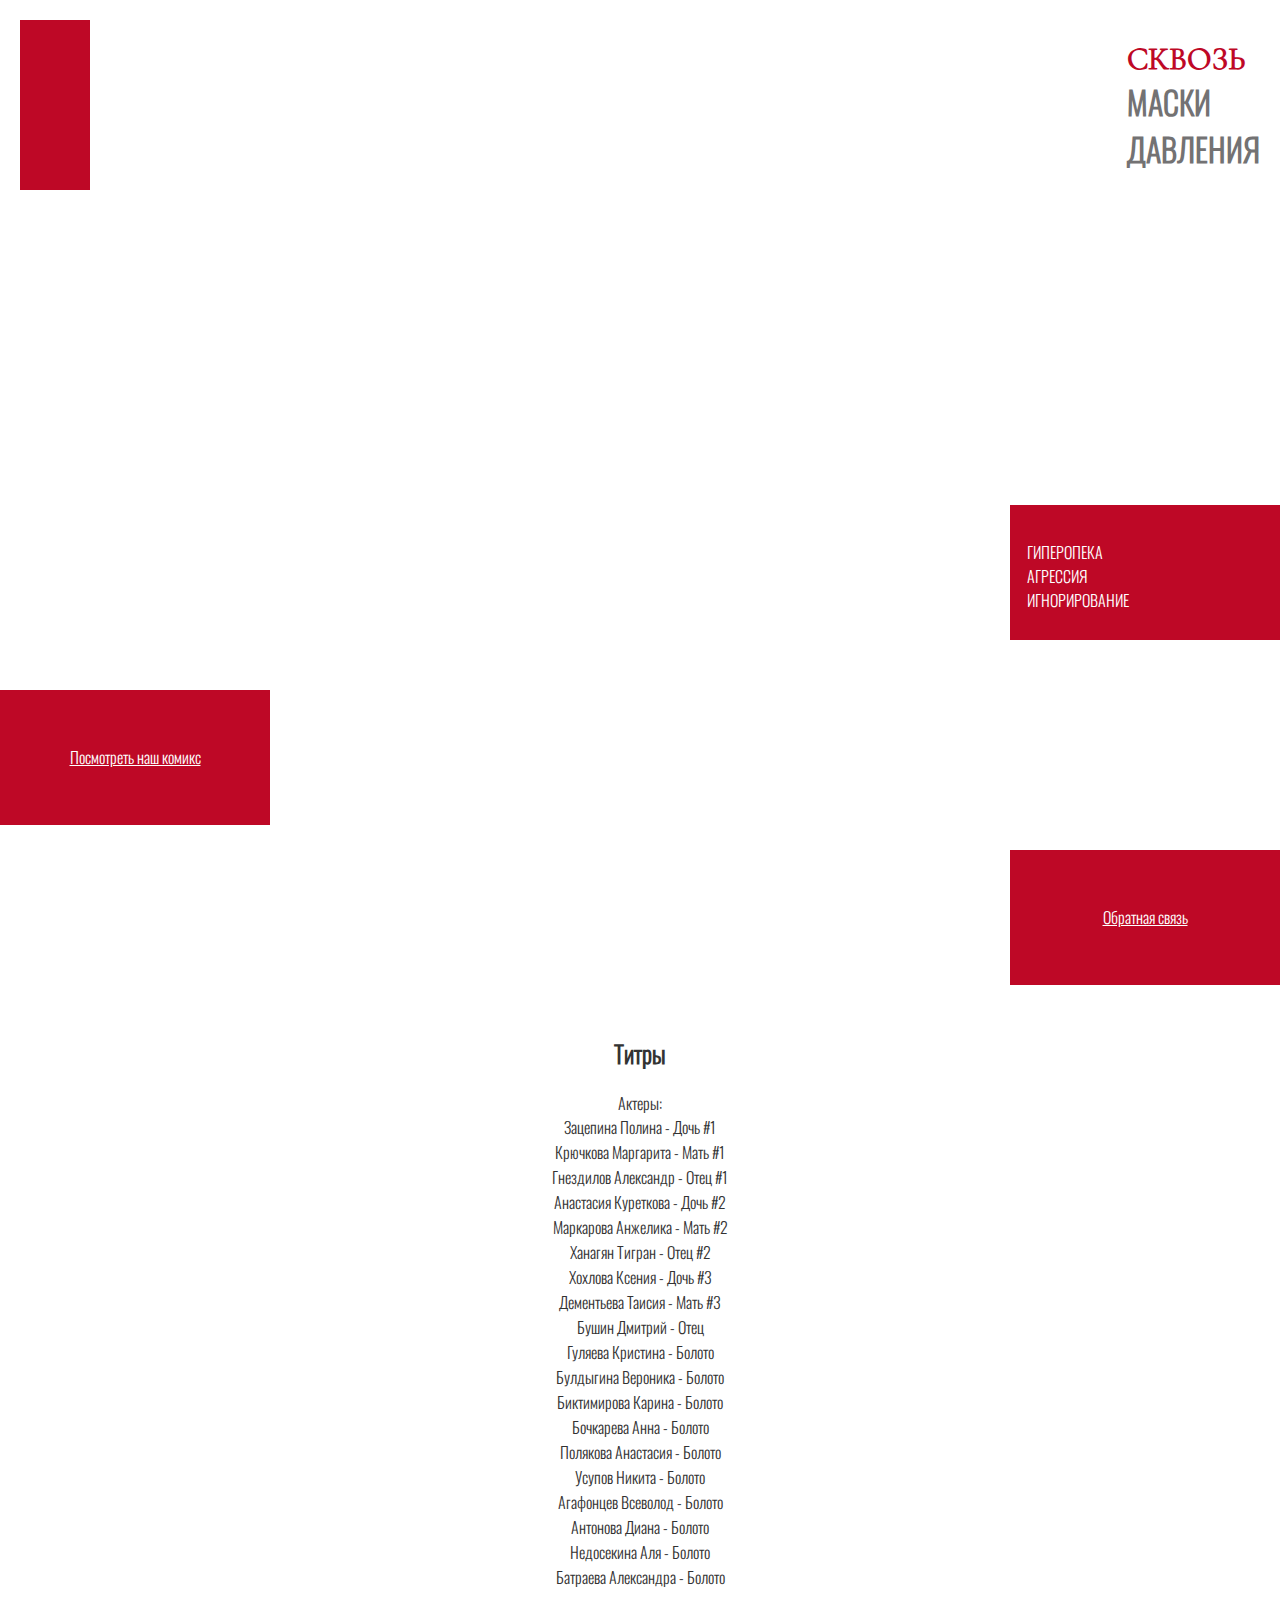
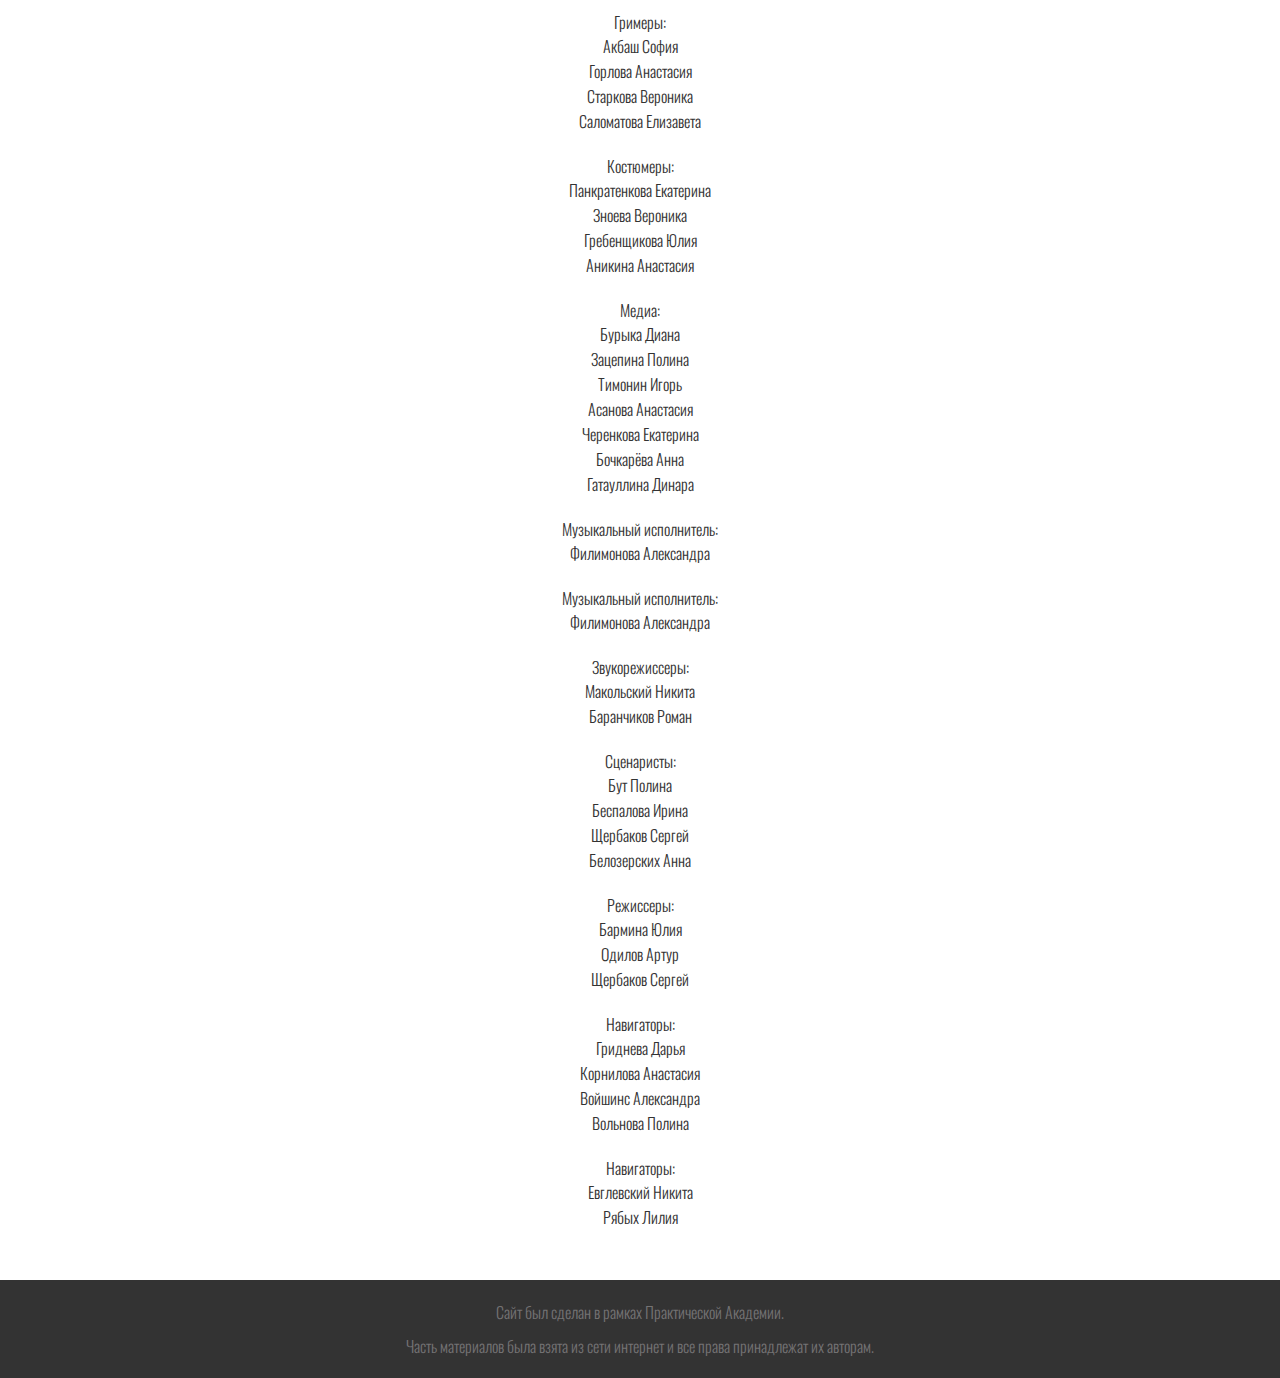
<file: index.html>
<!DOCTYPE html>
<html lang="en">

<head>
    <meta charset="UTF-8">
    <meta http-equiv="X-UA-Compatible" content="IE=edge">
    <meta name="viewport" content="width=device-width, initial-scale=1.0">

    <title>Сайт команды "Непобедимые мстители"</title>

    <link rel="stylesheet" href="style/fonts.css">
    <link rel="stylesheet" href="style/style.css">
    <link rel="stylesheet" href="style/header.css">
    <link rel="stylesheet" href="style/main.css">
    <link rel="stylesheet" href="style/footer.css">
</head>

<body>
    <div class="content-wrapper">
        <header class="header">
            <div class="header__title-block">
                <span class="header__rectangle"></span>

                <h1 class="header__title"><span class="header__highlighted-text header__title-item
                header__title-item">Сквозь</span> <span class="header__title-item">маски</span> <span
                        class="header__title-item">давления</span></h1>
            </div>

            <div class="object-box--r">
                <div class="object-box__bg">
                    <ul class="object-box__list">
                        <li>гиперопека</li>
                        <li>агрессия</li>
                        <li>игнорирование</li>
                    </ul>
                </div>
            </div>
        </header>

        <main class="main">
            <div class="object-box--l">
                <a href="manga.html" target="_blank" class="object-box__bg--btn">Посмотреть наш комикс</a>
            </div>

            <div class="object-box--r margin-top-25">
                <a href="https://forms.yandex.ru/u/6526021269387232e1106f86/" target="_blank"
                    class="object-box__bg--btn">Обратная связь</a>
            </div>

            <div class="main__content-wrapper">
                <h2 class="main__titel">Титры</h2>

                <p class="main__list-title">Актеры:</p>
                <ul class="main__list">
                    <li>Зацепина Полина - Дочь #1</li>
                    <li>Крючкова Маргарита - Мать #1</li>
                    <li>Гнездилов Александр - Отец #1</li>
                    <li>Анастасия Куреткова - Дочь #2</li>
                    <li>Маркарова Анжелика - Мать #2</li>
                    <li>Ханагян Тигран - Отец #2</li>
                    <li>Хохлова Ксения - Дочь #3</li>
                    <li>Дементьева Таисия - Мать #3</li>
                    <li>Бушин Дмитрий - Отец</li>
                    <li>Гуляева Кристина - Болото</li>
                    <li>Булдыгина Вероника - Болото</li>
                    <li>Биктимирова Карина - Болото</li>
                    <li>Бочкарева Анна - Болото</li>
                    <li>Полякова Анастасия - Болото</li>
                    <li>Усупов Никита - Болото</li>
                    <li>Агафонцев Всеволод - Болото</li>
                    <li>Антонова Диана - Болото</li>
                    <li>Недосекина Аля - Болото</li>
                    <li>Батраева Александра - Болото</li>
                </ul>

                <p class="main__list-title">Гримеры:</p>
                <ul class="main__list">
                    <li>Акбаш София</li>
                    <li>Горлова Анастасия</li>
                    <li>Старкова Вероника</li>
                    <li>Саломатова Елизавета</li>
                </ul>

                <p class="main__list-title">Костюмеры:</p>
                <ul class="main__list">
                    <li>Панкратенкова Екатерина</li>
                    <li>Зноева Вероника</li>
                    <li>Гребенщикова Юлия</li>
                    <li>Аникина Анастасия</li>
                </ul>

                <p class="main__list-title">Медиа:</p>
                <ul class="main__list">
                    <li>Бурыка Диана</li>
                    <li>Зацепина Полина</li>
                    <li>Тимонин Игорь</li>
                    <li>Асанова Анастасия </li>
                    <li>Черенкова Екатерина</li>
                    <li>Бочкарёва Анна</li>
                    <li>Гатауллина Динара</li>
                </ul>

                <p class="main__list-title">Музыкальный исполнитель:</p>
                <ul class="main__list">
                    <li>Филимонова Александра</li>
                </ul>

                <p class="main__list-title">Музыкальный исполнитель:</p>
                <ul class="main__list">
                    <li>Филимонова Александра</li>
                </ul>

                <p class="main__list-title">Звукорежиссеры:</p>
                <ul class="main__list">
                    <li>Макольский Никита</li>
                    <li>Баранчиков Роман</li>
                </ul>

                <p class="main__list-title">Сценаристы:</p>
                <ul class="main__list">
                    <li>Бут Полина</li>
                    <li>Беспалова Ирина</li>
                    <li>Щербаков Сергей</li>
                    <li>Белозерских Анна</li>
                </ul>

                <p class="main__list-title">Режиссеры:</p>
                <ul class="main__list">
                    <li>Бармина Юлия</li>
                    <li>Одилов Артур</li>
                    <li>Щербаков Сергей</li>
                </ul>

                <p class="main__list-title">Навигаторы:</p>
                <ul class="main__list">
                    <li>Гриднева Дарья</li>
                    <li>Корнилова Анастасия</li>
                    <li>Войшинс Александра</li>
                    <li>Вольнова Полина</li>
                </ul>

                <p class="main__list-title">Навигаторы:</p>
                <ul class="main__list">
                    <li>Евглевский Никита</li>
                    <li>Рябых Лилия</li>
                </ul>
            </div>
        </main>

        <footer class="footer">
            <p class="text1">Сайт был сделан в рамках Практической Академии.</p>
            <p>Часть материалов была взята из сети интернет и все права принадлежат их авторам.</p>
        </footer>
    </div>
</body>

</html>
</file>
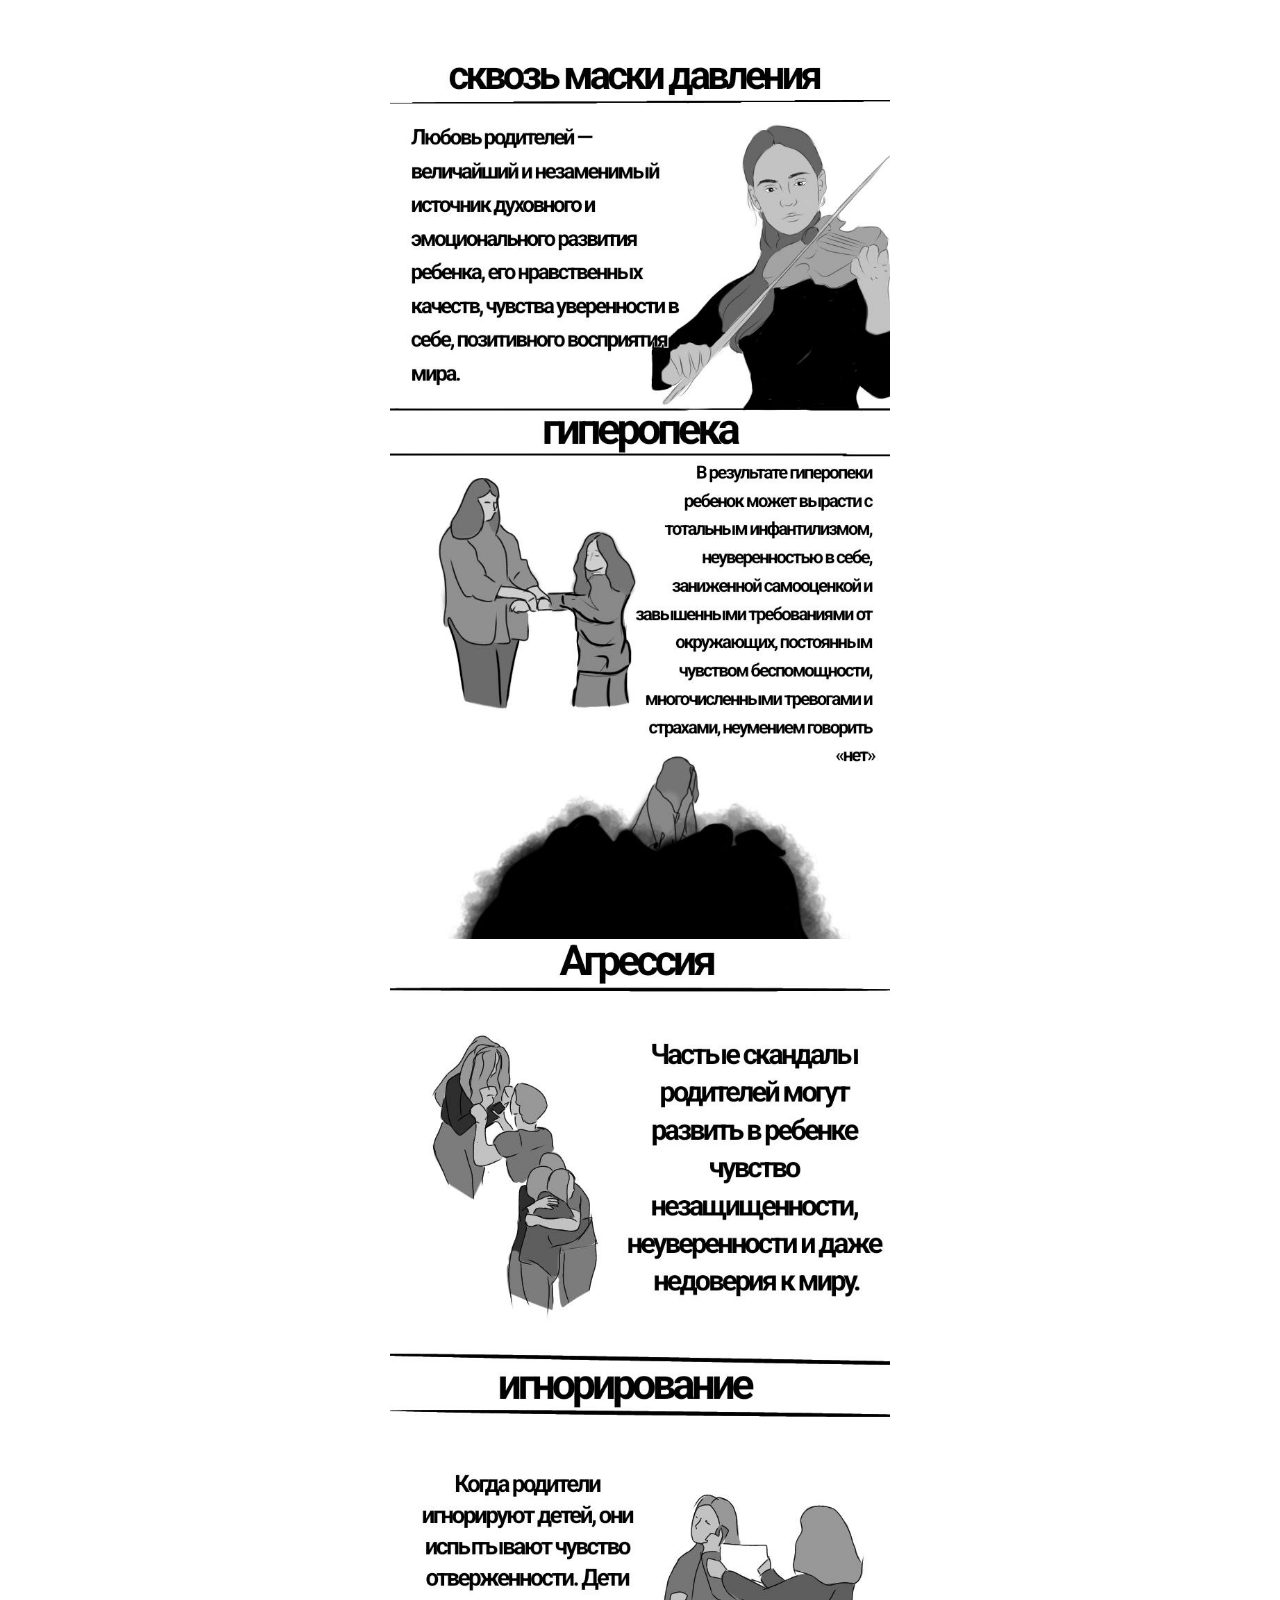
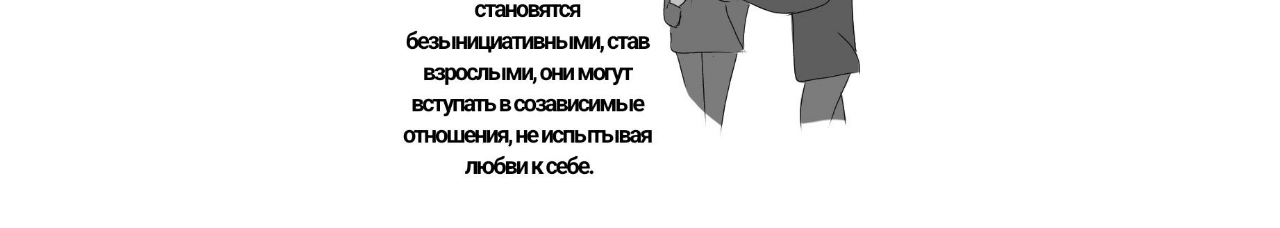
<file: manga.html>
<!DOCTYPE html>
<html lang="en">

<head>
    <meta charset="UTF-8">
    <meta name="viewport" content="width=device-width, initial-scale=1.0">

    <title>Наши комиксы</title>

    <link rel="stylesheet" href="style/fonts.css">
    <link rel="stylesheet" href="style/style.css">
    <link rel="stylesheet" href="style/main.css">
</head>

<body>
    <div class="content-wrapper">
        <main class="main">
            <img class="main__img" src="img/1.jpg" alt="комикс1">
            <img class="main__img" src="img/2.jpg" alt="комикс1">
        </main>
    </div>
</body>

</html>
</file>
<file: style/fonts.css>
@font-face {
    font-family: "Cormorant";
    src:
        url('../fonts/Cormorant-Regular.woff2') format('woff2'),
        url('../fonts/Cormorant-Regular.woff') format('woff')
}

@font-face {
    font-family: "Oswald";
    src:
        url('../fonts/Oswald-Light.woff2') format('woff2'),
        url('../fonts/Oswald-Light.woff') format('woff')
}
</file>
<file: style/style.css>
:root {
    --main-bg-color: #FFFFFF;
    --second-bg-color: #BE0826;
    --main-color: #737273;
    --second-color: #BE0826;
    --third-color: #FFFFFF;
}

* {
    margin: 0;
    padding: 0;
    box-sizing: border-box;
}

body, html {
    font-family: "Oswald";
    background-color: #FFFFFF;
}

html {
    color: var(--main-color);

    height: 100%;
    width: 100%;
}

ul {
    list-style: none;
}

.content-wrapper {
    margin: auto;
    max-width: 1280px;
    min-width: 320px;

    position: relative;
}

.object-box, .object-box--r, .object-box--l {
    display: flex;
}

.object-box--r {
    justify-content: flex-end;
}

.object-box--l {
    justify-content: flex-start;
}

.object-box__bg, .object-box__bg--btn {
    display: block;
    width: 270px;
    height: 135px;

    position: relative;
    color: var(--third-color);
    background-color: var(--second-bg-color);
}

.object-box__bg--btn {
    cursor: pointer;
    border: unset;
    line-height: 135px;
    text-decoration: underline;
}

.object-box__list {
    margin: 35px 0 0 17px;

    color: var(--third-color);
    text-transform: uppercase;
}

.margin-top-25 {
    margin-top: 25px;
}
</file>
<file: style/header.css>
.header {
    display: flex;
    flex-direction: column;
    justify-content: space-between;
    align-content: flex-end;

    height: 640px;
}

.header__title-block {
    padding: 20px;
    width: 100%;

    display: flex;
    justify-content: space-between;
    align-items: center;
}

.header__rectangle {
    display: inline-block;
    width: 70px;
    height: 170px;

    background-color: var(--second-bg-color);
}

.header__title {
    display: inline-block;
    text-transform: uppercase;
}

.header__title-item {
    display: block;
}

.header__highlighted-text {
    font-family: "Cormorant";
    color: var(--second-color);
}
</file>
<file: style/main.css>
.main {
    margin-top: 50px;
    color: #333;
    /* color: var(--third-color); */
    /* background-color: var(--second-bg-color); */
    text-align: center;
}

.main__content-wrapper {
    margin: 0 20px;
}

.main__titel {
    margin-top: 50px;
}

.main__list-title {
    margin-top: 20px;
}

.main__list {
    line-height: 25px;
}

.main__img {
    display: block;
    margin: auto;
    width: 100%;
    max-width: 500px;
}
</file>
<file: style/footer.css>
.footer {
    padding: 20px;
    margin-top: 50px;
    text-align: center;
    background-color: #333;
}

.text1 {
    margin-bottom: 10px;
}
</file>
